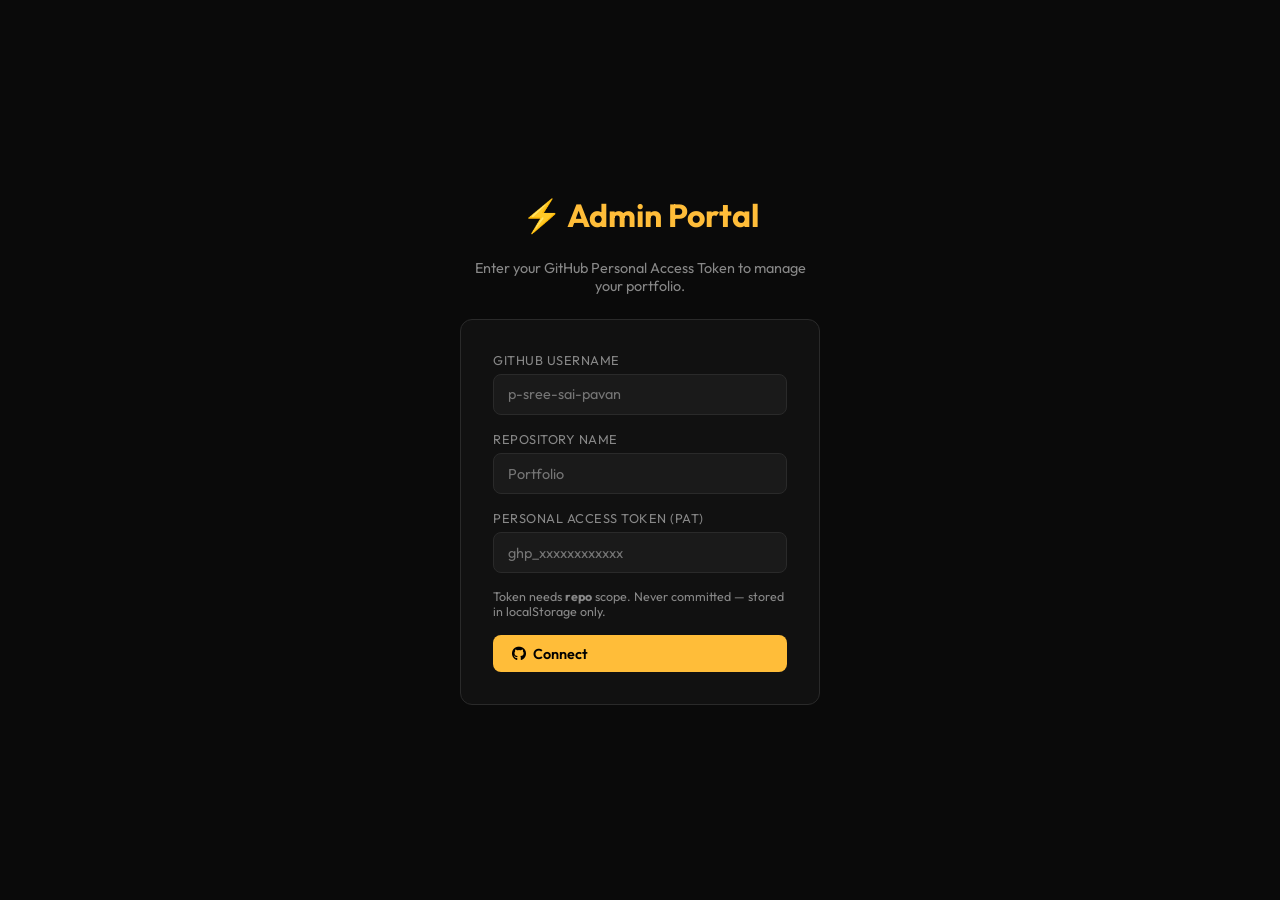
<file: admin/index.html>
<!DOCTYPE html>
<html lang="en">
<head>
  <meta charset="UTF-8">
  <meta name="viewport" content="width=device-width, initial-scale=1.0">
  <title>Portfolio Admin</title>
  <link href="https://fonts.googleapis.com/css2?family=Outfit:wght@300;400;500;700&display=swap" rel="stylesheet">
  <link rel="stylesheet" href="https://cdnjs.cloudflare.com/ajax/libs/font-awesome/6.5.1/css/all.min.css">
  <style>
    :root {
      --bg: #0a0a0a;
      --surface: #111;
      --surface2: #1a1a1a;
      --border: #2a2a2a;
      --accent: #ffbd39;
      --accent-dim: rgba(255,189,57,0.1);
      --text: #f4f3ee;
      --muted: #888;
      --danger: #ff4444;
      --success: #44ff88;
    }
    * { margin: 0; padding: 0; box-sizing: border-box; }
    body { font-family: 'Outfit', sans-serif; background: var(--bg); color: var(--text); min-height: 100vh; }

    /* ── Login ── */
    #login-screen {
      display: flex; flex-direction: column; align-items: center;
      justify-content: center; min-height: 100vh; gap: 1.5rem;
    }
    #login-screen h1 { font-size: 2rem; color: var(--accent); }
    #login-screen p { color: var(--muted); font-size: 0.9rem; max-width: 360px; text-align: center; }
    .login-box {
      background: var(--surface); border: 1px solid var(--border);
      border-radius: 12px; padding: 2rem; width: 360px; display: flex; flex-direction: column; gap: 1rem;
    }
    .login-box label { font-size: 0.85rem; color: var(--muted); }
    .login-box input {
      width: 100%; padding: 0.75rem 1rem; background: var(--surface2); border: 1px solid var(--border);
      border-radius: 8px; color: var(--text); font-family: monospace; font-size: 0.9rem;
    }
    .login-box input:focus { outline: 1px solid var(--accent); }

    /* ── App Shell ── */
    #app { display: none; min-height: 100vh; }
    .topbar {
      position: fixed; top: 0; left: 0; right: 0; height: 56px;
      background: rgba(10,10,10,0.95); backdrop-filter: blur(10px);
      border-bottom: 1px solid var(--border);
      display: flex; align-items: center; justify-content: space-between;
      padding: 0 2rem; z-index: 100;
    }
    .topbar-left { display: flex; align-items: center; gap: 1rem; }
    .topbar-left span { font-size: 1.1rem; font-weight: 700; color: var(--accent); }
    .status-dot {
      width: 8px; height: 8px; border-radius: 50%; background: var(--muted);
      transition: background 0.3s;
    }
    .status-dot.saved { background: var(--success); }
    .status-dot.error { background: var(--danger); }
    #status-text { font-size: 0.8rem; color: var(--muted); }

    .layout { display: flex; margin-top: 56px; min-height: calc(100vh - 56px); }

    /* ── Sidebar ── */
    .sidebar {
      width: 220px; background: var(--surface); border-right: 1px solid var(--border);
      padding: 1.5rem 0; position: fixed; top: 56px; bottom: 0; overflow-y: auto;
    }
    .sidebar-item {
      display: flex; align-items: center; gap: 0.75rem;
      padding: 0.75rem 1.5rem; cursor: pointer; transition: all 0.2s;
      color: var(--muted); font-size: 0.9rem; border-left: 3px solid transparent;
    }
    .sidebar-item:hover { color: var(--text); background: var(--surface2); }
    .sidebar-item.active { color: var(--accent); background: var(--accent-dim); border-left-color: var(--accent); }

    /* ── Main Content ── */
    .main { margin-left: 220px; padding: 2rem; flex: 1; }
    .panel { display: none; }
    .panel.active { display: block; }

    /* ── Form Styles ── */
    .section-title { font-size: 1.5rem; font-weight: 700; margin-bottom: 1.5rem; }
    .card {
      background: var(--surface); border: 1px solid var(--border);
      border-radius: 12px; padding: 1.5rem; margin-bottom: 1.5rem;
    }
    .card-title { font-size: 1rem; font-weight: 600; color: var(--accent); margin-bottom: 1rem; }
    .form-row { display: grid; grid-template-columns: 1fr 1fr; gap: 1rem; margin-bottom: 1rem; }
    .form-row.single { grid-template-columns: 1fr; }
    .field { display: flex; flex-direction: column; gap: 0.4rem; }
    .field label { font-size: 0.8rem; color: var(--muted); text-transform: uppercase; letter-spacing: 0.5px; }
    .field input, .field textarea {
      padding: 0.65rem 0.9rem; background: var(--surface2); border: 1px solid var(--border);
      border-radius: 8px; color: var(--text); font-family: 'Outfit', sans-serif; font-size: 0.9rem;
      transition: border-color 0.2s;
    }
    .field input:focus, .field textarea:focus { outline: none; border-color: var(--accent); }
    .field textarea { resize: vertical; min-height: 90px; }

    /* ── Buttons ── */
    .btn {
      padding: 0.6rem 1.2rem; border: none; border-radius: 8px;
      cursor: pointer; font-family: 'Outfit', sans-serif; font-size: 0.9rem;
      font-weight: 600; transition: all 0.2s; display: inline-flex; align-items: center; gap: 0.4rem;
    }
    .btn-accent { background: var(--accent); color: #000; }
    .btn-accent:hover { background: #ffc94d; transform: translateY(-1px); }
    .btn-ghost { background: var(--surface2); color: var(--text); border: 1px solid var(--border); }
    .btn-ghost:hover { border-color: var(--accent); color: var(--accent); }
    .btn-danger { background: transparent; color: var(--danger); border: 1px solid var(--danger); }
    .btn-danger:hover { background: rgba(255,68,68,0.1); }
    .btn-sm { padding: 0.4rem 0.8rem; font-size: 0.8rem; }
    .btn-publish {
      background: var(--accent); color: #000; padding: 0.6rem 1.5rem;
      border: none; border-radius: 8px; cursor: pointer; font-family: 'Outfit', sans-serif;
      font-size: 0.9rem; font-weight: 700; transition: all 0.2s;
    }
    .btn-publish:hover { background: #ffc94d; }
    .btn-publish:disabled { opacity: 0.5; cursor: not-allowed; }

    /* ── Project Cards in Admin ── */
    .project-admin-card {
      background: var(--surface2); border: 1px solid var(--border);
      border-radius: 10px; padding: 1.2rem; margin-bottom: 1rem;
    }
    .project-admin-header {
      display: flex; justify-content: space-between; align-items: center; margin-bottom: 1rem;
    }
    .project-admin-title { font-weight: 600; font-size: 1rem; }
    .project-actions { display: flex; gap: 0.5rem; align-items: center; }
    .toggle-switch {
      position: relative; display: inline-block; width: 44px; height: 24px;
    }
    .toggle-switch input { opacity: 0; width: 0; height: 0; }
    .toggle-slider {
      position: absolute; cursor: pointer; top: 0; left: 0; right: 0; bottom: 0;
      background: var(--border); border-radius: 24px; transition: 0.3s;
    }
    .toggle-slider:before {
      content: ''; position: absolute; height: 18px; width: 18px;
      left: 3px; bottom: 3px; background: white; border-radius: 50%; transition: 0.3s;
    }
    .toggle-switch input:checked + .toggle-slider { background: var(--accent); }
    .toggle-switch input:checked + .toggle-slider:before { transform: translateX(20px); }

    /* ── GitHub Repo Picker ── */
    .repo-grid { display: grid; grid-template-columns: repeat(auto-fill, minmax(280px, 1fr)); gap: 1rem; }
    .repo-card {
      background: var(--surface2); border: 1px solid var(--border);
      border-radius: 10px; padding: 1rem; cursor: pointer; transition: all 0.2s;
    }
    .repo-card:hover { border-color: var(--accent); }
    .repo-card.selected { border-color: var(--accent); background: var(--accent-dim); }
    .repo-card h4 { font-size: 0.95rem; margin-bottom: 0.3rem; }
    .repo-card p { font-size: 0.8rem; color: var(--muted); }
    .repo-meta { display: flex; gap: 1rem; margin-top: 0.5rem; font-size: 0.75rem; color: var(--muted); }
    .repo-lang { display: flex; align-items: center; gap: 0.3rem; }
    .lang-dot { width: 10px; height: 10px; border-radius: 50%; }

    .lang-colors {
      JavaScript: '#F7DF1E'; Python: '#3776AB'; HTML: '#E34F26';
      CSS: '#1572B6'; TypeScript: '#3178C6'; default: '#888';
    }

    /* ── Toast ── */
    .toast {
      position: fixed; bottom: 2rem; right: 2rem;
      background: var(--surface); border: 1px solid var(--border);
      border-radius: 10px; padding: 1rem 1.5rem; z-index: 9999;
      font-size: 0.9rem; display: flex; align-items: center; gap: 0.75rem;
      transform: translateY(100px); opacity: 0; transition: all 0.3s;
    }
    .toast.show { transform: translateY(0); opacity: 1; }
    .toast.success { border-color: var(--success); }
    .toast.error { border-color: var(--danger); }

    /* ── Skills Editor ── */
    .skills-list { display: flex; flex-direction: column; gap: 0.75rem; }
    .skill-row {
      display: grid; grid-template-columns: 1fr 2fr 120px 40px;
      gap: 0.75rem; align-items: center;
      background: var(--surface2); border-radius: 8px; padding: 0.75rem;
    }
    .color-preview {
      width: 36px; height: 36px; border-radius: 8px; border: 2px solid var(--border);
      cursor: pointer;
    }

    /* ── Loading ── */
    .spinner {
      width: 20px; height: 20px; border: 2px solid var(--border);
      border-top-color: var(--accent); border-radius: 50%;
      animation: spin 0.7s linear infinite; display: inline-block;
    }
    @keyframes spin { to { transform: rotate(360deg); } }

    .empty-state {
      text-align: center; padding: 3rem; color: var(--muted);
    }
  </style>
</head>
<body>

<!-- ── LOGIN ── -->
<div id="login-screen">
  <h1>⚡ Admin Portal</h1>
  <p>Enter your GitHub Personal Access Token to manage your portfolio.</p>
  <div class="login-box">
    <div class="field">
      <label>GitHub Username</label>
      <input type="text" id="input-username" placeholder="p-sree-sai-pavan">
    </div>
    <div class="field">
      <label>Repository Name</label>
      <input type="text" id="input-repo" placeholder="Portfolio">
    </div>
    <div class="field">
      <label>Personal Access Token (PAT)</label>
      <input type="password" id="input-pat" placeholder="ghp_xxxxxxxxxxxx">
    </div>
    <small style="color:var(--muted);font-size:0.78rem">
      Token needs <strong>repo</strong> scope. Never committed — stored in localStorage only.
    </small>
    <button class="btn btn-accent" onclick="login()">
      <i class="fa-brands fa-github"></i> Connect
    </button>
    <div id="login-error" style="color:var(--danger);font-size:0.85rem;display:none"></div>
  </div>
</div>

<!-- ── APP ── -->
<div id="app">
  <div class="topbar">
    <div class="topbar-left">
      <span>⚡ Portfolio Admin</span>
      <div class="status-dot" id="status-dot"></div>
      <span id="status-text">Ready</span>
    </div>
    <div style="display:flex;gap:1rem;align-items:center">
      <span id="topbar-user" style="color:var(--muted);font-size:0.85rem"></span>
      <button class="btn-publish" id="publish-btn" onclick="publishToGitHub()">
        <i class="fa-brands fa-github"></i> Publish Changes
      </button>
      <button class="btn btn-ghost btn-sm" onclick="logout()">Logout</button>
    </div>
  </div>

  <div class="layout">
    <div class="sidebar">
      <div class="sidebar-item active" onclick="showPanel('hero')">
        <i class="fa-solid fa-house"></i> Hero
      </div>
      <div class="sidebar-item" onclick="showPanel('about')">
        <i class="fa-solid fa-user"></i> About
      </div>
      <div class="sidebar-item" onclick="showPanel('skills')">
        <i class="fa-solid fa-code"></i> Skills
      </div>
      <div class="sidebar-item" onclick="showPanel('projects')">
        <i class="fa-solid fa-folder"></i> Projects
      </div>
      <div class="sidebar-item" onclick="showPanel('repos')">
        <i class="fa-brands fa-github"></i> GitHub Repos
      </div>
      <div class="sidebar-item" onclick="showPanel('contact')">
        <i class="fa-solid fa-envelope"></i> Contact
      </div>
    </div>

    <div class="main">

      <!-- HERO -->
      <div class="panel active" id="panel-hero">
        <div class="section-title">Hero Section</div>
        <div class="card">
          <div class="form-row">
            <div class="field">
              <label>Greeting</label>
              <input type="text" id="hero-greeting">
            </div>
            <div class="field">
              <label>Subtitle / Role</label>
              <input type="text" id="hero-subtitle">
            </div>
          </div>
          <div class="form-row">
            <div class="field">
              <label>First Name (highlighted)</label>
              <input type="text" id="hero-firstName">
            </div>
            <div class="field">
              <label>Last Name / Full Name</label>
              <input type="text" id="hero-lastName">
            </div>
          </div>
        </div>
      </div>

      <!-- ABOUT -->
      <div class="panel" id="panel-about">
        <div class="section-title">About Section</div>
        <div class="card">
          <div class="card-title">Bio</div>
          <div class="form-row single">
            <div class="field">
              <label>Bio Text</label>
              <textarea id="about-bio"></textarea>
            </div>
          </div>
        </div>
        <div class="card">
          <div class="card-title">Education</div>
          <div class="form-row single">
            <div class="field">
              <label>Institution</label>
              <input type="text" id="about-edu-institution">
            </div>
          </div>
          <div class="form-row">
            <div class="field">
              <label>Degree</label>
              <input type="text" id="about-edu-degree">
            </div>
            <div class="field">
              <label>Period</label>
              <input type="text" id="about-edu-period">
            </div>
          </div>
        </div>
        <div class="card">
          <div class="card-title">Experience</div>
          <div class="form-row">
            <div class="field">
              <label>Role</label>
              <input type="text" id="about-exp-role">
            </div>
            <div class="field">
              <label>Place</label>
              <input type="text" id="about-exp-place">
            </div>
          </div>
          <div class="form-row single">
            <div class="field">
              <label>Period</label>
              <input type="text" id="about-exp-period">
            </div>
          </div>
        </div>
        <div class="card">
          <div class="card-title">Competitive Programming</div>
          <div class="form-row">
            <div class="field">
              <label>Rating</label>
              <input type="text" id="about-rating">
            </div>
            <div class="field">
              <label>Platform</label>
              <input type="text" id="about-platform">
            </div>
          </div>
          <div class="form-row">
            <div class="field">
              <label>Description</label>
              <input type="text" id="about-comp-desc">
            </div>
            <div class="field">
              <label>Period</label>
              <input type="text" id="about-comp-period">
            </div>
          </div>
        </div>
      </div>

      <!-- SKILLS -->
      <div class="panel" id="panel-skills">
        <div class="section-title">Skills / Tech Stack</div>
        <div class="card">
          <div style="display:flex;justify-content:space-between;align-items:center;margin-bottom:1rem">
            <span style="color:var(--muted);font-size:0.85rem">Devicon class names — see <a href="https://devicon.dev" target="_blank" style="color:var(--accent)">devicon.dev</a></span>
            <button class="btn btn-ghost btn-sm" onclick="addSkill()"><i class="fa-solid fa-plus"></i> Add Skill</button>
          </div>
          <div class="skills-list" id="skills-list"></div>
        </div>
      </div>

      <!-- PROJECTS -->
      <div class="panel" id="panel-projects">
        <div class="section-title">Projects</div>
        <div style="margin-bottom:1rem">
          <button class="btn btn-accent btn-sm" onclick="addProject()"><i class="fa-solid fa-plus"></i> New Project</button>
        </div>
        <div id="projects-list"></div>
      </div>

      <!-- GITHUB REPOS -->
      <div class="panel" id="panel-repos">
        <div class="section-title">Import from GitHub</div>
        <div class="card">
          <p style="color:var(--muted);font-size:0.9rem;margin-bottom:1rem">
            Select repos to add as projects. Already-added projects are marked.
          </p>
          <button class="btn btn-ghost btn-sm" onclick="fetchRepos()">
            <i class="fa-brands fa-github"></i> Fetch My Repos
          </button>
        </div>
        <div id="repos-grid" class="repo-grid"></div>
      </div>

      <!-- CONTACT -->
      <div class="panel" id="panel-contact">
        <div class="section-title">Contact Info</div>
        <div class="card">
          <div class="form-row">
            <div class="field">
              <label>Email</label>
              <input type="email" id="contact-email">
            </div>
            <div class="field">
              <label>Phone</label>
              <input type="text" id="contact-phone">
            </div>
          </div>
          <div class="form-row">
            <div class="field">
              <label>GitHub URL</label>
              <input type="url" id="contact-github">
            </div>
            <div class="field">
              <label>LinkedIn URL</label>
              <input type="url" id="contact-linkedin">
            </div>
          </div>
        </div>
      </div>

    </div><!-- /main -->
  </div><!-- /layout -->
</div><!-- /app -->

<div class="toast" id="toast"></div>

<script>
  // ── State ──────────────────────────────────────────────────────────────────
  let GH = { pat: '', user: '', repo: '' };
  let DATA = null;
  let fileSHA = '';

  // ── Auth ───────────────────────────────────────────────────────────────────
  function login() {
    const pat = document.getElementById('input-pat').value.trim();
    const user = document.getElementById('input-username').value.trim();
    const repo = document.getElementById('input-repo').value.trim();
    if (!pat || !user || !repo) return showError('All fields required.');
    GH = { pat, user, repo };
    localStorage.setItem('admin_gh', JSON.stringify(GH));
    initApp();
  }

  function logout() {
    localStorage.removeItem('admin_gh');
    location.reload();
  }

  function showError(msg) {
    const el = document.getElementById('login-error');
    el.textContent = msg; el.style.display = 'block';
  }

  // ── Init ───────────────────────────────────────────────────────────────────
  async function initApp() {
    document.getElementById('login-screen').style.display = 'none';
    document.getElementById('app').style.display = 'block';
    document.getElementById('topbar-user').textContent = `${GH.user}/${GH.repo}`;
    setStatus('loading', 'Fetching data.json…');
    await loadDataJSON();
    populateForms();
    setStatus('saved', 'Loaded');
  }

  async function loadDataJSON() {
    const res = await ghFetch(`contents/data.json`);
    if (!res.ok) { setStatus('error', 'data.json not found'); return; }
    const json = await res.json();
    fileSHA = json.sha;
    DATA = JSON.parse(atob(json.content.replace(/\n/g, '')));
  }

  // ── GitHub API ─────────────────────────────────────────────────────────────
  function ghFetch(path, opts = {}) {
    return fetch(`https://api.github.com/repos/${GH.user}/${GH.repo}/${path}`, {
      ...opts,
      headers: {
        Authorization: `Bearer ${GH.pat}`,
        Accept: 'application/vnd.github+json',
        'X-GitHub-Api-Version': '2022-11-28',
        ...(opts.headers || {})
      }
    });
  }

  async function publishToGitHub() {
    const btn = document.getElementById('publish-btn');
    btn.disabled = true;
    btn.innerHTML = '<span class="spinner"></span> Publishing…';
    collectFormData();

    const content = btoa(unescape(encodeURIComponent(JSON.stringify(DATA, null, 2))));
    const body = { message: 'chore: update portfolio data', content, sha: fileSHA };
    const res = await ghFetch('contents/data.json', {
      method: 'PUT',
      headers: { 'Content-Type': 'application/json' },
      body: JSON.stringify(body)
    });

    if (res.ok) {
      const data = await res.json();
      fileSHA = data.content.sha;
      showToast('Published successfully! GitHub Pages rebuilding…', 'success');
      setStatus('saved', 'Published');
    } else {
      const err = await res.json();
      showToast('Error: ' + (err.message || 'Failed'), 'error');
      setStatus('error', 'Publish failed');
    }

    btn.disabled = false;
    btn.innerHTML = '<i class="fa-brands fa-github"></i> Publish Changes';
  }

  // ── Form Population ────────────────────────────────────────────────────────
  function populateForms() {
    const d = DATA;
    // Hero
    document.getElementById('hero-greeting').value = d.hero.greeting;
    document.getElementById('hero-firstName').value = d.hero.firstName;
    document.getElementById('hero-lastName').value = d.hero.lastName;
    document.getElementById('hero-subtitle').value = d.hero.subtitle;
    // About
    document.getElementById('about-bio').value = d.about.bio;
    document.getElementById('about-edu-institution').value = d.about.education.institution;
    document.getElementById('about-edu-degree').value = d.about.education.degree;
    document.getElementById('about-edu-period').value = d.about.education.period;
    document.getElementById('about-exp-role').value = d.about.experience.role;
    document.getElementById('about-exp-place').value = d.about.experience.place;
    document.getElementById('about-exp-period').value = d.about.experience.period;
    document.getElementById('about-rating').value = d.about.competitive.rating;
    document.getElementById('about-platform').value = d.about.competitive.platform;
    document.getElementById('about-comp-desc').value = d.about.competitive.desc;
    document.getElementById('about-comp-period').value = d.about.competitive.period;
    // Skills
    renderSkillsEditor();
    // Projects
    renderProjectsEditor();
    // Contact
    document.getElementById('contact-email').value = d.contact.email;
    document.getElementById('contact-phone').value = d.contact.phone;
    document.getElementById('contact-github').value = d.contact.github;
    document.getElementById('contact-linkedin').value = d.contact.linkedin;
  }

  // ── Collect All Form Data Into DATA ───────────────────────────────────────
  function collectFormData() {
    DATA.hero.greeting = document.getElementById('hero-greeting').value;
    DATA.hero.firstName = document.getElementById('hero-firstName').value;
    DATA.hero.lastName = document.getElementById('hero-lastName').value;
    DATA.hero.subtitle = document.getElementById('hero-subtitle').value;

    DATA.about.bio = document.getElementById('about-bio').value;
    DATA.about.education.institution = document.getElementById('about-edu-institution').value;
    DATA.about.education.degree = document.getElementById('about-edu-degree').value;
    DATA.about.education.period = document.getElementById('about-edu-period').value;
    DATA.about.experience.role = document.getElementById('about-exp-role').value;
    DATA.about.experience.place = document.getElementById('about-exp-place').value;
    DATA.about.experience.period = document.getElementById('about-exp-period').value;
    DATA.about.competitive.rating = document.getElementById('about-rating').value;
    DATA.about.competitive.platform = document.getElementById('about-platform').value;
    DATA.about.competitive.desc = document.getElementById('about-comp-desc').value;
    DATA.about.competitive.period = document.getElementById('about-comp-period').value;

    DATA.contact.email = document.getElementById('contact-email').value;
    DATA.contact.phone = document.getElementById('contact-phone').value;
    DATA.contact.github = document.getElementById('contact-github').value;
    DATA.contact.linkedin = document.getElementById('contact-linkedin').value;

    // Skills collected in renderSkillsEditor save callbacks
    // Projects collected in renderProjectsEditor save callbacks
  }

  // ── Skills Editor ──────────────────────────────────────────────────────────
  function renderSkillsEditor() {
    const list = document.getElementById('skills-list');
    list.innerHTML = DATA.skills.map((s, i) => `
      <div class="skill-row">
        <input type="text" value="${s.label}" placeholder="Label"
          onchange="DATA.skills[${i}].label = this.value">
        <input type="text" value="${s.icon}" placeholder="devicon-react-original colored"
          onchange="DATA.skills[${i}].icon = this.value">
        <input type="color" value="${s.color}"
          style="width:100%;height:36px;border-radius:8px;border:none;background:none;cursor:pointer"
          onchange="DATA.skills[${i}].color = this.value">
        <button class="btn btn-danger btn-sm" onclick="removeSkill(${i})"><i class="fa-solid fa-trash"></i></button>
      </div>
    `).join('');
  }

  function addSkill() {
    DATA.skills.push({ icon: 'devicon-github-original colored', color: '#888', label: 'New' });
    renderSkillsEditor();
  }

  function removeSkill(i) {
    DATA.skills.splice(i, 1);
    renderSkillsEditor();
  }

  // ── Projects Editor ────────────────────────────────────────────────────────
  function renderProjectsEditor() {
    const list = document.getElementById('projects-list');
    list.innerHTML = DATA.projects.map((p, i) => `
      <div class="project-admin-card">
        <div class="project-admin-header">
          <span class="project-admin-title">${p.title || 'Untitled'}</span>
          <div class="project-actions">
            <label class="toggle-switch" title="Show/Hide on portfolio">
              <input type="checkbox" ${p.visible ? 'checked' : ''}
                onchange="DATA.projects[${i}].visible = this.checked">
              <span class="toggle-slider"></span>
            </label>
            <button class="btn btn-danger btn-sm" onclick="removeProject(${i})">
              <i class="fa-solid fa-trash"></i>
            </button>
          </div>
        </div>
        <div class="form-row">
          <div class="field">
            <label>Title</label>
            <input type="text" value="${p.title}"
              oninput="DATA.projects[${i}].title=this.value; this.closest('.project-admin-card').querySelector('.project-admin-title').textContent=this.value">
          </div>
          <div class="field">
            <label>Date</label>
            <input type="text" value="${p.date}" onchange="DATA.projects[${i}].date=this.value">
          </div>
        </div>
        <div class="form-row single">
          <div class="field">
            <label>Description</label>
            <textarea onchange="DATA.projects[${i}].description=this.value">${p.description}</textarea>
          </div>
        </div>
        <div class="form-row">
          <div class="field">
            <label>Live URL</label>
            <input type="url" value="${p.live}" onchange="DATA.projects[${i}].live=this.value">
          </div>
          <div class="field">
            <label>GitHub URL</label>
            <input type="url" value="${p.github}" onchange="DATA.projects[${i}].github=this.value">
          </div>
        </div>
        <div class="form-row single">
          <div class="field">
            <label>Tech Stack (comma separated)</label>
            <input type="text" value="${p.tech.join(', ')}"
              onchange="DATA.projects[${i}].tech=this.value.split(',').map(t=>t.trim()).filter(Boolean)">
          </div>
        </div>
      </div>
    `).join('');
  }

  function addProject() {
    DATA.projects.push({
      id: 'project-' + Date.now(),
      title: 'New Project', date: '', description: '',
      tech: [], live: '', github: '', visible: true
    });
    renderProjectsEditor();
    // scroll to bottom
    document.getElementById('projects-list').lastElementChild.scrollIntoView({ behavior: 'smooth' });
  }

  function removeProject(i) {
    if (!confirm(`Remove "${DATA.projects[i].title}"?`)) return;
    DATA.projects.splice(i, 1);
    renderProjectsEditor();
  }

  // ── GitHub Repo Import ─────────────────────────────────────────────────────
  async function fetchRepos() {
    const grid = document.getElementById('repos-grid');
    grid.innerHTML = '<div class="empty-state"><span class="spinner"></span> Fetching repos…</div>';
    const res = await fetch(`https://api.github.com/users/${GH.user}/repos?per_page=100&sort=updated`, {
      headers: { Authorization: `Bearer ${GH.pat}` }
    });
    const repos = await res.json();

    const existingGH = DATA.projects.map(p => p.github);

    const langColors = {
      JavaScript: '#F7DF1E', Python: '#3776AB', HTML: '#E34F26',
      CSS: '#1572B6', TypeScript: '#3178C6', 'C++': '#00599C', C: '#555555'
    };

    grid.innerHTML = repos.map(r => {
      const alreadyAdded = existingGH.includes(r.html_url);
      const color = langColors[r.language] || '#888';
      return `
        <div class="repo-card ${alreadyAdded ? 'selected' : ''}" onclick="importRepo(this, ${JSON.stringify(r).replace(/"/g, '&quot;')})">
          <h4>${r.name}</h4>
          <p>${r.description || 'No description'}</p>
          <div class="repo-meta">
            ${r.language ? `<span class="repo-lang"><span class="lang-dot" style="background:${color}"></span>${r.language}</span>` : ''}
            <span>⭐ ${r.stargazers_count}</span>
            ${alreadyAdded ? '<span style="color:var(--accent)">✓ Added</span>' : ''}
          </div>
        </div>
      `;
    }).join('');
  }

  function importRepo(el, repo) {
    const alreadyAdded = DATA.projects.find(p => p.github === repo.html_url);
    if (alreadyAdded) { showToast('Already in projects list.', 'error'); return; }
    DATA.projects.push({
      id: repo.name.toLowerCase().replace(/\s+/g, '-'),
      title: repo.name,
      date: new Date(repo.created_at).toLocaleDateString('en-US', { month: 'short', year: 'numeric' }),
      description: repo.description || '',
      tech: repo.language ? [repo.language] : [],
      live: repo.homepage || '',
      github: repo.html_url,
      visible: true
    });
    el.classList.add('selected');
    el.querySelector('.repo-meta').innerHTML += '<span style="color:var(--accent)">✓ Added</span>';
    showToast(`"${repo.name}" added to projects. Edit it in Projects tab.`, 'success');
  }

  // ── Navigation ─────────────────────────────────────────────────────────────
  function showPanel(name) {
    document.querySelectorAll('.panel').forEach(p => p.classList.remove('active'));
    document.querySelectorAll('.sidebar-item').forEach(s => s.classList.remove('active'));
    document.getElementById('panel-' + name).classList.add('active');
    event.currentTarget.classList.add('active');
  }

  // ── Utilities ──────────────────────────────────────────────────────────────
  function setStatus(type, msg) {
    const dot = document.getElementById('status-dot');
    const text = document.getElementById('status-text');
    dot.className = 'status-dot ' + type;
    text.textContent = msg;
  }

  function showToast(msg, type = 'success') {
    const t = document.getElementById('toast');
    t.textContent = msg;
    t.className = `toast ${type} show`;
    setTimeout(() => t.classList.remove('show'), 3500);
  }

  // ── Auto-restore session ───────────────────────────────────────────────────
  const saved = localStorage.getItem('admin_gh');
  if (saved) {
    try {
      GH = JSON.parse(saved);
      document.getElementById('input-username').value = GH.user;
      document.getElementById('input-repo').value = GH.repo;
      initApp();
    } catch (e) { localStorage.removeItem('admin_gh'); }
  }
</script>
</body>
</html>
</file>
